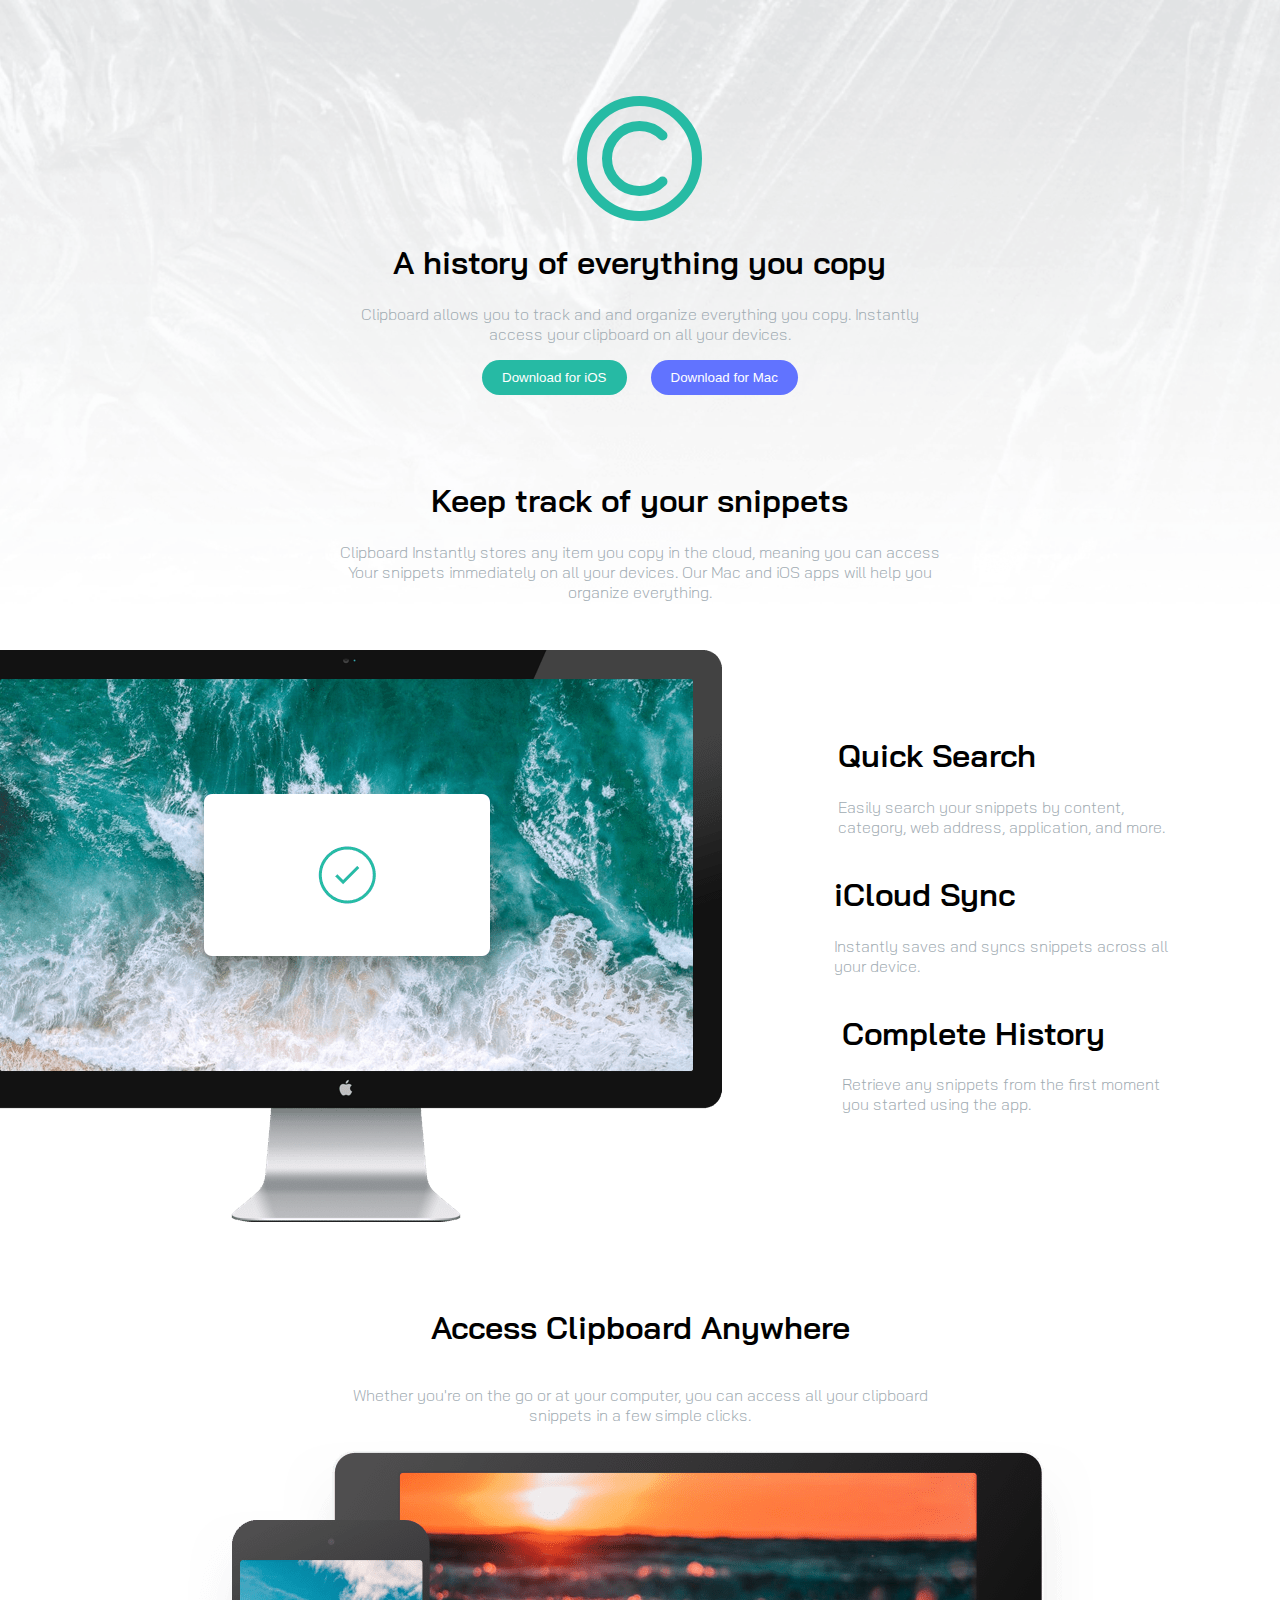
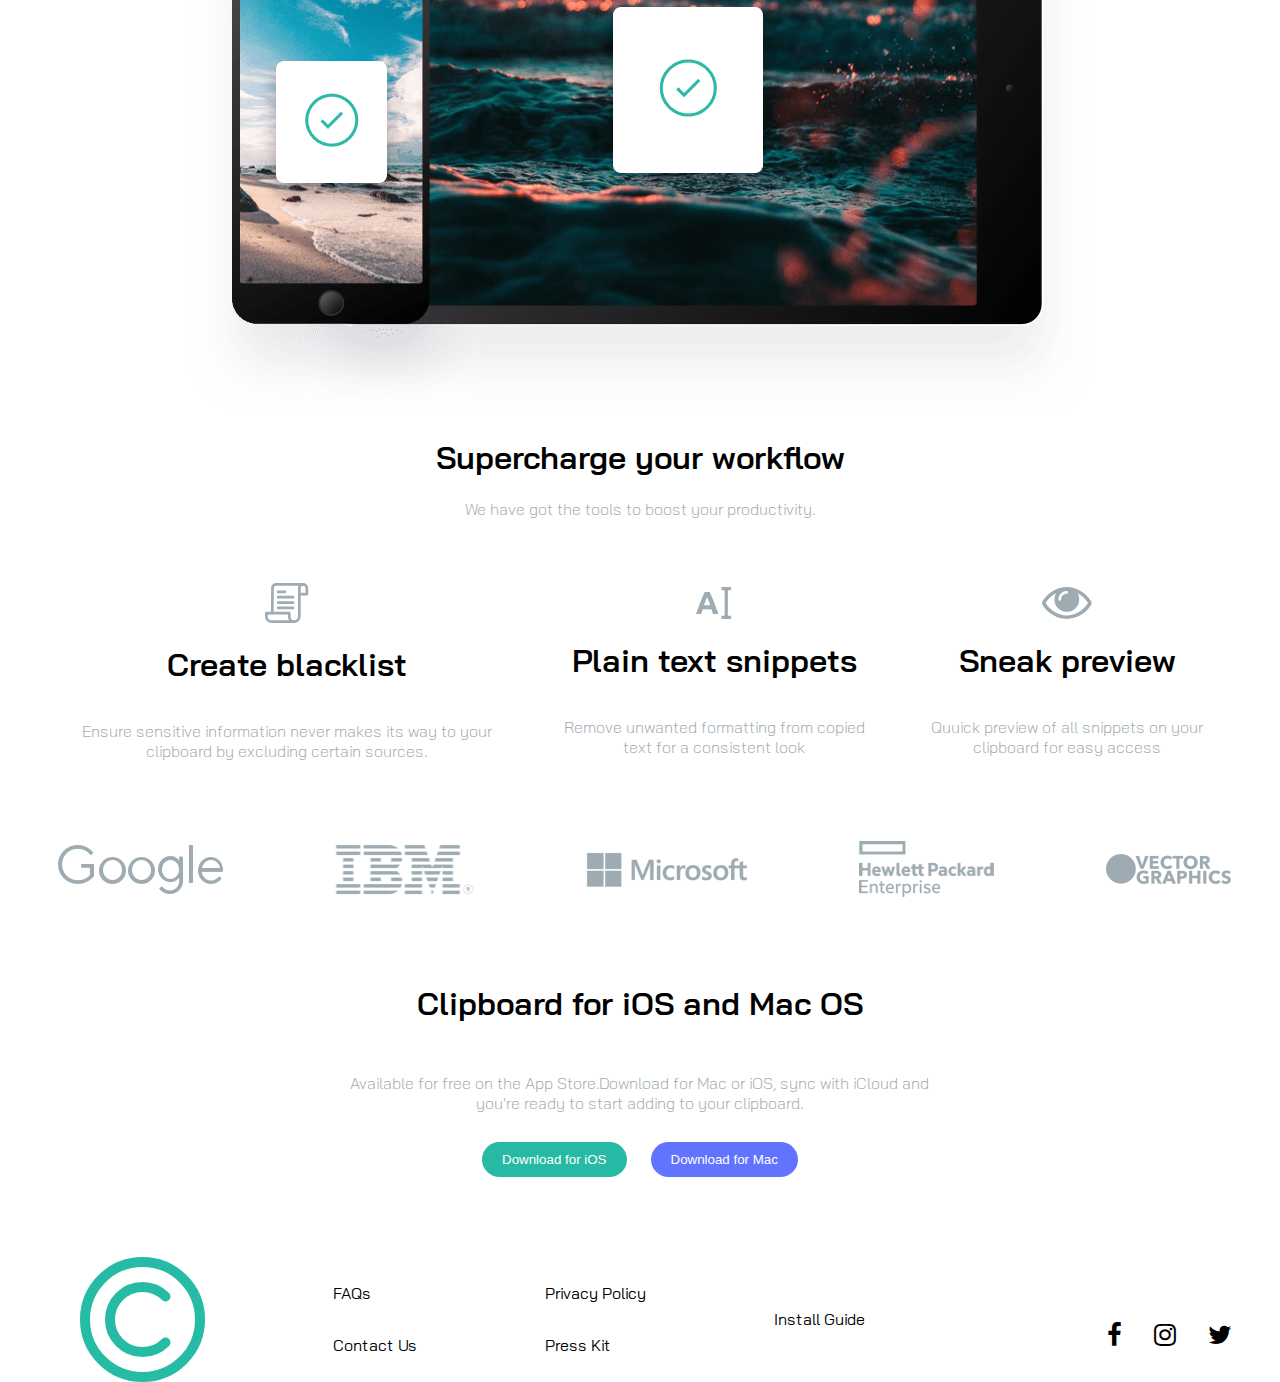
<file: index.html>
<!DOCTYPE html>
<html lang="en">
	<head>
		<meta charset="UTF-8" />
		<meta name="viewport" content="width=device-width, initial-scale=1.0" />
		<title>Clipboard-landing-page</title>
		<link rel="stylesheet" href="./styles.css" />
		<link rel="icon" href="./image/favicon.png" />
        <link
			rel="stylesheet"
			href="https://cdnjs.cloudflare.com/ajax/libs/font-awesome/4.7.0/css/font-awesome.min.css" />
	</head>
	<body>
		<header>
			<div class="header">
				<img src="./image/logo.svg" class="logo" alt="Icon image" />
				<div class="header-text">
					<h1>A history of everything you copy</h1>
					<p>
						Clipboard allows you to track and and organize everything you copy.
						Instantly
						<span class="wrap">
							access your clipboard on all your devices.
						</span>
					</p>
				</div>
				<div class="footer-button">
					<button class="btn btn-1">Download for iOS</button>
					<button class="btn btn-2">Download for Mac</button>
				</div>
				<div class="about">
					<h1>Keep track of your snippets</h1>
					<p>
						Clipboard Instantly stores any item you copy in the cloud, meaning
						you can access
						<span class="wrap"
							>Your snippets immediately on all your devices. Our Mac and iOS
							apps will help you</span
						>
						<span class="wrap">organize everything.</span>
					</p>
				</div>
			</div>
		</header>
		<main>
			<section class="section-1">
				<img src="./image/image-computer.png" alt="image computer" />
				<div class="section__1-content">
					<div class="section__1-content-1">
						<h1>Quick Search</h1>
						<p>
							Easily search your snippets by content,
							<span class="wrap">
								category, web address, application, and more.
							</span>
						</p>
					</div>
					<div class="section__1-content-2">
						<h1>iCloud Sync</h1>
						<p>
							Instantly saves and syncs snippets across all
							<span class="wrap">your device.</span>
						</p>
					</div>
					<div class="section__1-content-3">
						<h1>Complete History</h1>
						<p>
							Retrieve any snippets from the first moment
							<span class="wrap"> you started using the app. </span>
						</p>
					</div>
				</div>
			</section>
			<section class="section-2">
				<h1>access clipboard anywhere</h1>
				<p>
					Whether you're on the go or at your computer, you can access all your
					clipboard <span class="wrap"> snippets in a few simple clicks. </span>
				</p>
				<img
					src="./image/image-devices.png"
					alt="image device image" />
			</section>
			<article>
				<h1>Supercharge your workflow</h1>
				<p>We have got the tools to <span class="wrap"> boost your productivity.</span></p>
			</article>
			<section class="wrapper">
				<div class="wraper-content">
					<img
						src="./image/icon-blacklist.svg"
						alt="icon blacklist image" />
					<h1>Create blacklist</h1>
					<p>
						Ensure sensitive information never  makes <span class="wrap"> its way to your clipboard
						by excluding certain 				 sources.</span>
	
					</p>
				</div>
				<div class="wraper-content">
					<img
						src="./image/icon-text.svg"
						alt="icon blacklist image" />
					<h1>Plain text snippets</h1>
					<p>
						Remove unwanted formatting <span class="wrap"> from copied text for a consistent look </span>
					</p>
				</div>
				<div class="wraper-content">
					<img
						src="./image/icon-preview.svg"
						alt="icon blacklist image" />
					<h1>Sneak preview</h1>
					<p>
						Quuick preview of all snippets on <span class="wrap"> your clipboard for easy access </span>
					</p>
				</div>
			</section>
			<section class="image">
				<img src="./image/logo-google.png" alt="google logo image" />
				<img src="./image/logo-ibm.png" alt="ib logo image" />
				<img
					src="./image/logo-microsoft.png"
					alt="logo microsoft image" />
				<img src="./image/logo-hp.png" alt="hp logo image" />
				<img
					src="./image/logo-vector-graphics.png"
					alt="vector logo image" />
			</section>
			<section class="section-4">
				<h1>Clipboard for iOS and Mac OS</h1>
				<p>
					Available for free on the App Store.Download for Mac or iOS, sync
					with iCloud and
				</span>
					<span class="wrap">
						you're ready to start adding to your clipboard.
					</span>
				</p>
				<div class="footer-button">
					<button class="btn btn-1">Download for iOS</button>
					<button class="btn btn-2">Download for Mac</button>
				</div>
			</section>
		</main>
		<footer>
			<div class="link logo">
				<img src="./image/logo.svg" alt="logo footer image" />
			</div>
			<div class="footer-1 footer-link">
				<a href="#">FAQs</a>
				<a href="#">Contact Us</a>
			</div>
			<div class="footer-2 footer-link">
				<a href="#">Privacy Policy</a>
				<a href="#">Press Kit</a>
			</div>
			<div class="footer-3 footer-link">
				<a href="#">Install Guide</a>
			</div>
		</footer>
        <div class="icons">
            <a
                href="https://web.facebook.com/profile.php?id=100084991178957"
                target="_blank">
                <i class="fa fa-facebook"></i
            ></a>
            <a href="https://www.instagram.com/stre_etcoder/" target="_blank">
                <i class="fa fa-instagram"></i>
            </a>
            <a href="https://twitter.com/AbazOlayem30867" target="_blank">
                <i class="fa fa-twitter"></i
            ></a>
        </div>
	</body>
</html>
</file>
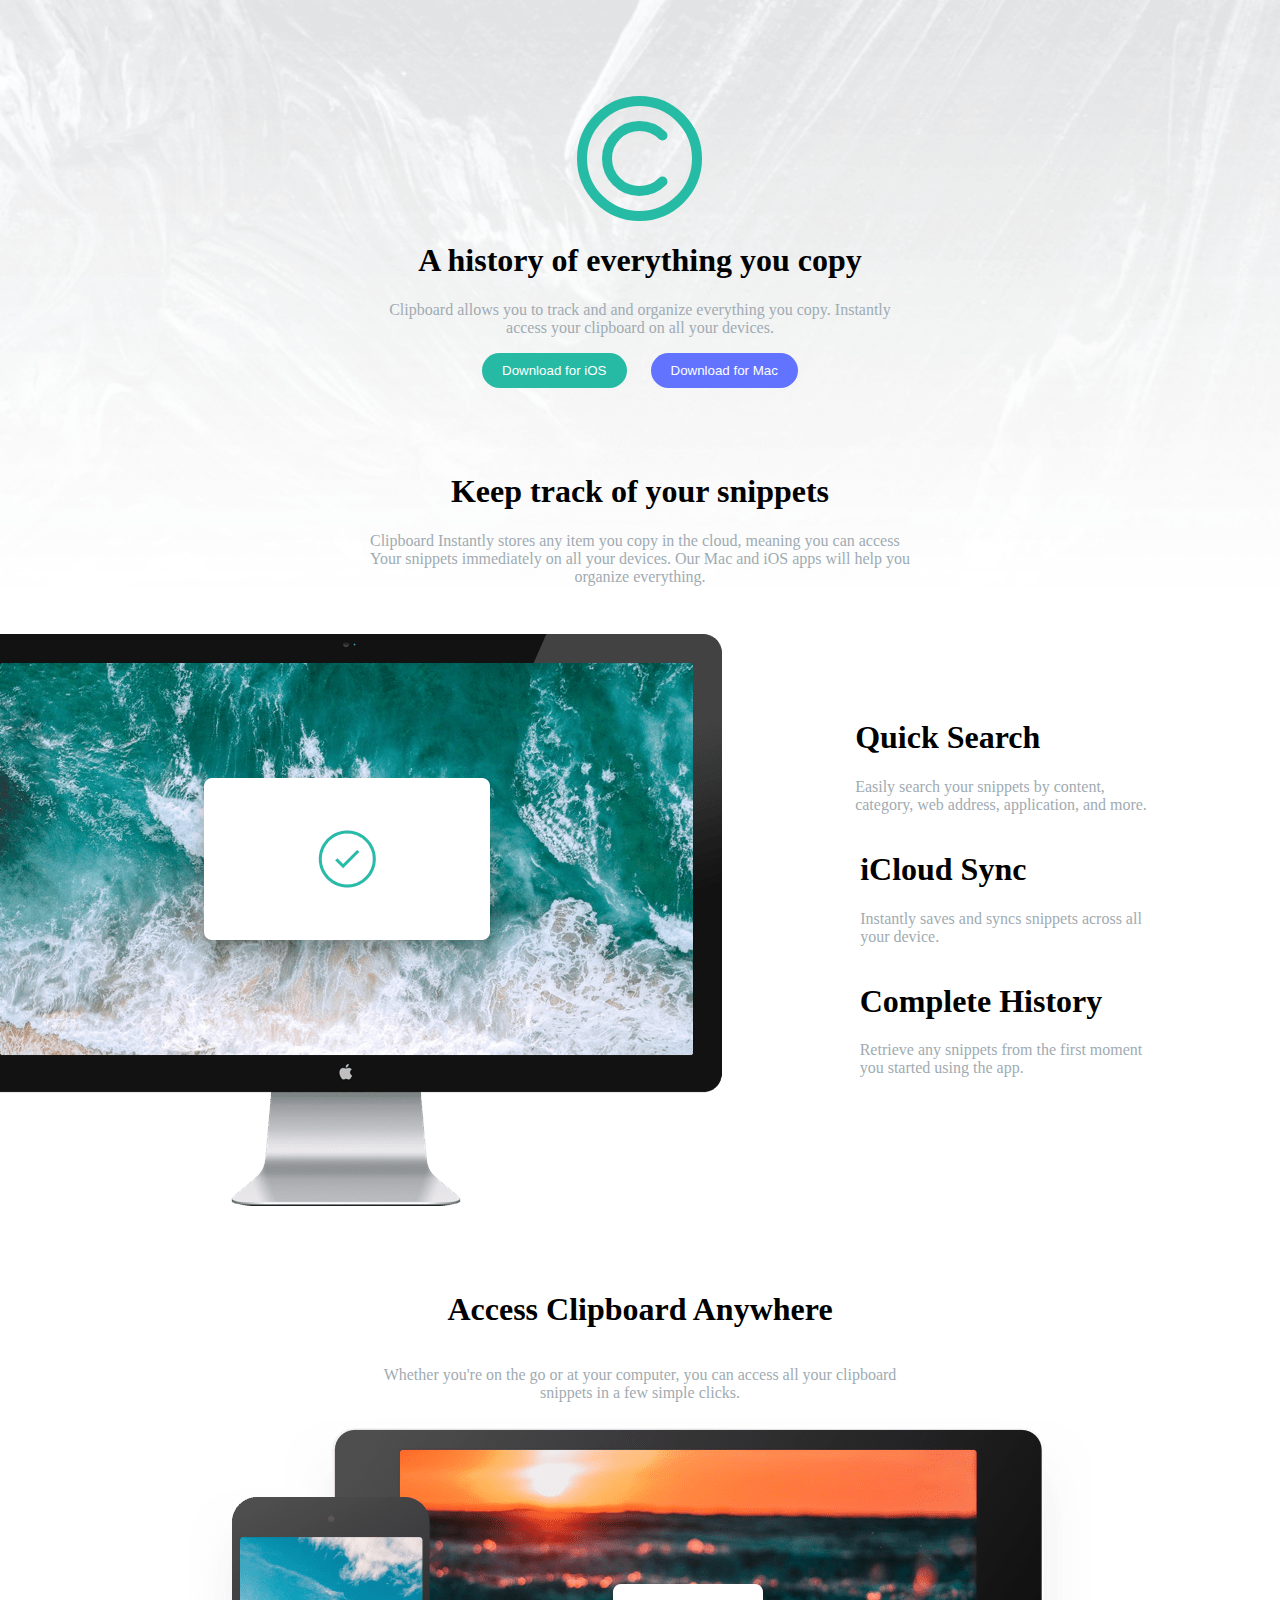
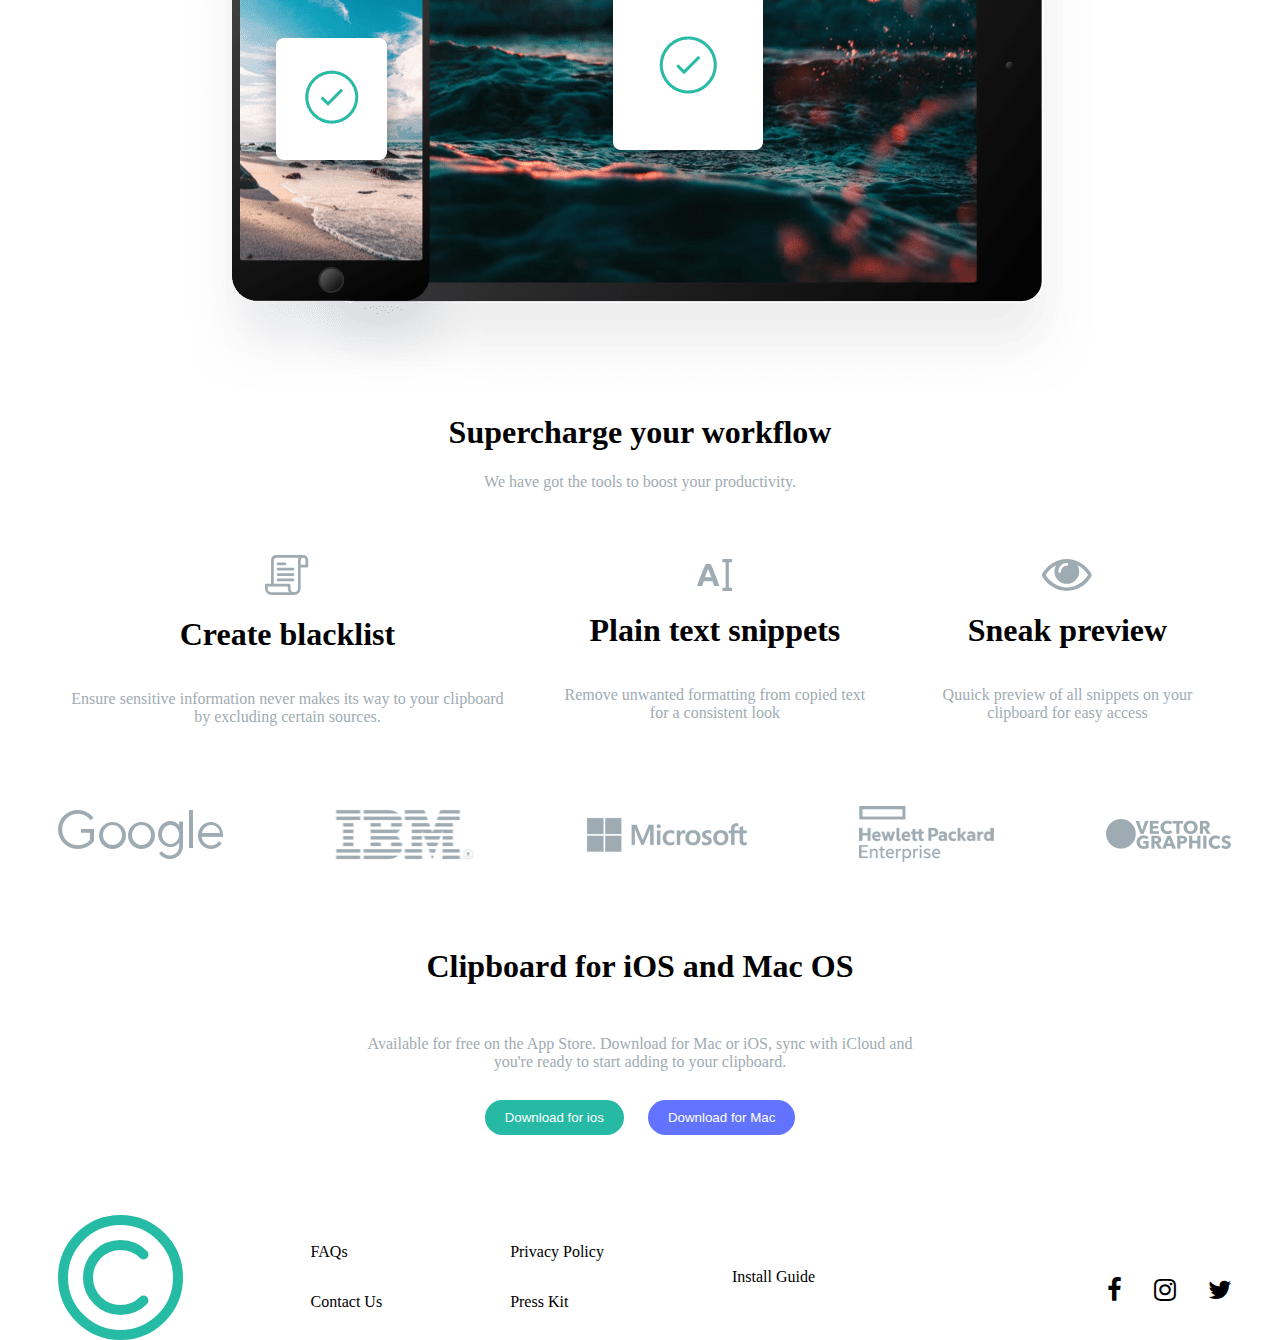
<file: Clipboard/index.html>
<!DOCTYPE html>
<html lang="en">
	<head>
		<meta charset="UTF-8" />
		<meta name="viewport" content="width=device-width, initial-scale=1.0" />
		<title>Clipboard-landing-page</title>
		<link rel="stylesheet" href="../Clipboard/styles.css" />
		<link rel="icon" href="../Clipboard/image/favicon.png" />
        <link
			rel="stylesheet"
			href="https://cdnjs.cloudflare.com/ajax/libs/font-awesome/4.7.0/css/font-awesome.min.css" />
	</head>
	<body>
		<header>
			<div class="header">
				<img src="../Clipboard/image/logo.svg" class="logo" alt="Icon image" />
				<div class="header-text">
					<h1>A history of everything you copy</h1>
					<p>
						Clipboard allows you to track and and organize everything you copy.
						Instantly
						<span class="wrap">
							access your clipboard on all your devices.
						</span>
					</p>
				</div>
				<div class="footer-button">
					<button class="btn btn-1">Download for iOS</button>
					<button class="btn btn-2">Download for Mac</button>
				</div>
				<div class="about">
					<h1>Keep track of your snippets</h1>
					<p>
						Clipboard Instantly stores any item you copy in the cloud, meaning
						you can access
						<span class="wrap"
							>Your snippets immediately on all your devices. Our Mac and iOS
							apps will help you</span
						>
						<span class="wrap">organize everything.</span>
					</p>
				</div>
			</div>
		</header>
		<main>
			<section class="section-1">
				<img src="../Clipboard/image/image-computer.png" alt="image computer" />
				<div class="section__1-content">
					<div class="section__1-content-1">
						<h1>Quick Search</h1>
						<p>
							Easily search your snippets by content,
							<span class="wrap">
								category, web address, application, and more.
							</span>
						</p>
					</div>
					<div class="section__1-content-2">
						<h1>iCloud Sync</h1>
						<p>
							Instantly saves and syncs snippets across all
							<span class="wrap">your device.</span>
						</p>
					</div>
					<div class="section__1-content-3">
						<h1>Complete History</h1>
						<p>
							Retrieve any snippets from the first moment
							<span class="wrap"> you started using the app. </span>
						</p>
					</div>
				</div>
			</section>
			<section class="section-2">
				<h1>access clipboard anywhere</h1>
				<p>
					Whether you're on the go or at your computer, you can access all your
					clipboard <span class="wrap"> snippets in a few simple clicks. </span>
				</p>
				<img
					src="../Clipboard/image/image-devices.png"
					alt="image device image" />
			</section>
			<article>
				<h1>Supercharge your workflow</h1>
				<p>We have got the tools to boost your productivity.</p>
			</article>
			<section class="wrapper">
				<div class="wraper-content">
					<img
						src="../Clipboard/image/icon-blacklist.svg"
						alt="icon blacklist image" />
					<h1>Create blacklist</h1>
					<p>
						Ensure sensitive information never makes its way to your clipboard
						by excluding certain
						<span class="wrap"></span> sources.
					</p>
				</div>
				<div class="wraper-content">
					<img
						src="../Clipboard/image/icon-text.svg"
						alt="icon blacklist image" />
					<h1>Plain text snippets</h1>
					<p>
						Remove unwanted formatting from copied text for a consistent look
					</p>
				</div>
				<div class="wraper-content">
					<img
						src="../Clipboard/image/icon-preview.svg"
						alt="icon blacklist image" />
					<h1>Sneak preview</h1>
					<p>
						Quuick preview of all snippets on your clipboard for easy access
					</p>
				</div>
			</section>
			<section class="image">
				<img src="../Clipboard/image/logo-google.png" alt="google logo image" />
				<img src="../Clipboard/image/logo-ibm.png" alt="ib logo image" />
				<img
					src="../Clipboard/image/logo-microsoft.png"
					alt="logo microsoft image" />
				<img src="../Clipboard/image/logo-hp.png" alt="hp logo image" />
				<img
					src="../Clipboard/image/logo-vector-graphics.png"
					alt="vector logo image" />
			</section>
			<section class="section-4">
				<h1>Clipboard for iOS and Mac OS</h1>
				<p>
					Available for free on the App Store. Download for Mac or iOS, sync
					with iCloud and
					<span class="wrap"
						>you're ready to start adding to your clipboard.
					</span>
				</p>
				<div class="footer-button">
					<button class="btn btn-1">Download for ios</button>
					<button class="btn btn-2">Download for Mac</button>
				</div>
			</section>
		</main>
		<footer>
			<div class="link logo">
				<img src="../Clipboard/image/logo.svg" alt="logo footer image" />
			</div>
			<div class="footer-1 footer-link">
				<a href="#">FAQs</a>
				<a href="#">Contact Us</a>
			</div>
			<div class="footer-2 footer-link">
				<a href="#">Privacy Policy</a>
				<a href="#">Press Kit</a>
			</div>
			<div class="footer-3 footer-link">
				<a href="#">Install Guide</a>
			</div>
		</footer>
        <div class="icons">
            <a
                href="https://web.facebook.com/profile.php?id=100084991178957"
                target="_blank">
                <i class="fa fa-facebook"></i
            ></a>
            <a href="https://www.instagram.com/stre_etcoder/" target="_blank">
                <i class="fa fa-instagram"></i>
            </a>
            <a href="https://twitter.com/AbazOlayem30867" target="_blank">
                <i class="fa fa-twitter"></i
            ></a>
        </div>
	</body>
</html>
</file>
<file: styles.css>
@import url('https://fonts.googleapis.com/css2?family=Bai+Jamjuree:ital@1&family=Public+Sans:wght@300&family=Raleway&display=swap');
/* RESET  */
body {
    display: flex;
    flex-direction: column;
    min-height: 100vh;
    box-sizing: border-box;
    padding: 0;
    margin: 0;
    font-family: 'Bai Jamjuree', sans-serif;
}

html {
    scroll-behavior: smooth;
}

/* GENERAL STYLING  */
img {
    display: block;
    max-width: 100%;
}

p {
    font-weight: 300;
    color: var(--GRAYISH-BLUE);

}

h1 {
    font-weight: 600;
}

/* BUTTON  */
.btn {
    border: none;
    outline: none;
    padding: 10px 20px;
    cursor: pointer;
    border-radius: 20px;
    color: var(--WHITE);
}

.btn-1 {
    background-color: var(--STRONG-CYAN);
}

.btn-2 {
    background-color: var(--LIGHT-BLUE);
}

.btn:hover {
    filter: brightness(85%);
}


:root {
    /* COLORS  */
    /* PRIMARY  */
    --STRONG-CYAN: hsl(171, 66%, 44%);
    --LIGHT-BLUE: hsl(233, 100%, 69%);

    /* NEUTRAL  */
    --DARK-GRAYISH-BLUE: hsl(213, 10%, 22%);
    --GRAYISH-BLUE: hsl(201, 11%, 66%);
    --WHITE: hsl(0, 0%, 100%);
    --BLACK: #000;

    /* FONTS  */

    /* FONTS SIZE  */
    --FONTS-SZE: 18px;

    /* FONT-WEIGHT  */
    --FW-NEUTRAL: 400;
    --FW-BOLD: 600;
}

/* HEADER  */
header {
    background-image: url(./image/bg-header-desktop.png);
    background-repeat: no-repeat;
    background-size: cover;
    background-position: center;
}

/* HEADER UITILITY CLASS  */
.header {
    width: min(100% - 9vw, 1200px);
    margin-inline: auto;
    margin-top: 6rem;
    display: flex;
    align-items: center;
    justify-content: center;
    flex-direction: column;
}

.header-text p .wrap {
    display: block;
}


.header-text {
    text-align: center;
}

.header-text p {
    font-weight: 300;
}

.footer-button {
    display: flex;
    gap: 1.5rem;
}

.about p h1 {
    text-align: center;
}

.about {
    margin-top: 4rem;
}

.about p .wrap {
    display: block;
    text-align: center;
}

.about h1 {
    text-align: center;
}


/* MAIN  */

/* SECTION 1  */
.section-1 {
    margin-top: 2rem;
    display: flex;
    justify-content: space-between;
}

.section__1-content {
    display: flex;
    flex-direction: column;
    align-items: center;
    margin-top: 4rem;
    width: min(100% -20vw);
    margin-inline: auto
}

.section-1 span {
    display: block;
}

.section-1 img {
    margin-left: -30px;
}

/* SECTION-2  */
.section-2 {
    display: flex;
    flex-direction: column;
    align-items: center;
    justify-content: center;
    margin-top: 4rem;
}

.section-2 h1 {
    text-transform: capitalize;
}

.section-2 span {
    display: block;
}

.section-2 p {
    text-align: center;
}

article {
    text-align: center;
}

/* SECTION 2  */
.wrapper {
    width: min(100% - 10vw, 1200px);
    margin-inline: auto;
    display: flex;
    margin-top: 4rem;
    gap: 3rem;
}

.wraper-content {
    display: flex;
    flex-direction: column;
    justify-content: space-evenly;
    align-items: center;
    text-align: justify;
    justify-content: center;
}

.wraper-content p {
    text-align: center;
}

/* SECTION IMAGES  */
.image {
    margin-top: 4rem;
    width: min(100% - 9vw, 1200px);
    margin-inline: auto;
    display: flex;
    align-items: center;
    /* justify-content: space-evenly; */
    gap: 7rem;
}

/* SECTION FOUR  */
.section-4 {
    width: min(100% - 9vw, 1200px);
    margin-inline: auto;
    margin-top: 4rem;
    display: flex;
    gap: .8rem;
    flex-direction: column;
    align-items: center;
    justify-content: center;
}

.section-4 span {
    text-align: center;
    display: block;
}

.section-4 h1 {
    text-align: center;
}

.section-4 p {
    text-align: center;
}

/* FOOTER  */
footer {
    width: min(100% - 9vw, 1120px);
    margin-inline: auto;
    align-items: center;
    display: flex;
    margin-top: 5rem;
    gap: 8rem;
}


.logo {
    cursor: pointer;
}

.footer-link {
    display: flex;
    flex-direction: column;
    gap: 2rem;
}

footer a {
    text-decoration: none;
    color: var(--BLACK);
}

footer a:hover {
    color: var(--STRONG-CYAN);
}

.footer-link {
    display: flex;
    flex-direction: column;
}
/* ICONS  */
.icons {
    display: flex;
    justify-content: flex-end;
    align-items: flex-end;
    margin-top: -4rem;
    margin-right: 3rem;
    gap: 2rem;
    font-size: 1.6rem;
}
i:hover {
    color: var(--STRONG-CYAN);
}
i {
    
    color: var(--BLACK);
}
/* MOBILE VIEW  */
@media screen and (max-width: 560px) {
    .footer-button {
        flex-direction: column;
        color: red;
        width: 100%;
        font-size: 18px;
    }

    header {
        background-image: url(./image/bg-header-mobile.png);
        background-repeat: no-repeat;
        background-size: cover;
    }

    .about p {
        display: inline-block;
        text-align: center;
    }

    .section-1 {
        flex-direction: column;
        width: min(100% -10vw);
        margin-inline: auto;
    }

    .section__1-content {
        text-align: center;
    }

    .section-1 img {
        margin: auto 15px;
    }

    .wrapper {
        flex-direction: column;
    }

    .image {
        flex-direction: column;
        align-items: center;
        gap: 4rem;
    }

    .section-4 span {
        display: inline;
    }
    footer {
        flex-direction: column;
        gap: 2rem;
    }
    .footer-link {
        align-items: center;
    }
    i {
        margin-top: 3.5rem;
        margin-bottom: 1rem;
    }
    .icons {
        margin: auto 1rem;
        justify-content: center;
        text-align: center;
        align-items: center;
    }
}

@media screen and (max-width: 768px) {
    .section-1 {
        flex-direction: column;
        width: min(100% -10vw);
        margin-inline: auto;
    }

    .section__1-content {
        text-align: center;
    }

    .section-1 img {
        margin: auto 15px;
    }
        .about p {
            display: inline-block;
            text-align: center;
        }
    
        .section-1 {
            flex-direction: column;
            width: min(100% -10vw);
            margin-inline: auto;
        }
    
        .section__1-content {
            text-align: center;
        }
    
        .section-1 img {
            margin: auto 15px;
        }
    
        .wrapper {
            flex-direction: column;
        }
    
        .image {
            flex-wrap: wrap;
            align-items: center;
            justify-content: center;
            gap: 4rem;
        }
        .wrap {
            display: block;
        }
    
        .section-4 span {
            display: inline;
        }
    
        footer {
            flex-direction: column;
            gap: 2rem;
            
        }
    
        .footer-link {
            align-items: center;
        }
    
        i {
            margin-top: 3.5rem;
            margin-bottom: 1rem;
        }
    
        .icons {
            margin: auto 1rem;
            justify-content: center;
            text-align: center;
            align-items: center;
        }
}

@media screen and (min-width: 769px) and (max-width: 1200px) {
    .section-1 img {
        margin-left: -15%;
    }
    .image {
        flex-wrap: wrap;
        justify-content: center;
    }
}
</file>
<file: Clipboard/styles.css>
/* RESET  */
body {
    display: flex;
    flex-direction: column;
    min-height: 100vh;
    box-sizing: border-box;
    padding: 0;
    margin: 0;
}

html {
    scroll-behavior: smooth;
}

/* GENERAL STYLING  */
img {
    display: block;
    max-width: 100%;
}

p {
    font-weight: 300;
    color: var(--GRAYISH-BLUE);

}

h1 {
    font-weight: 600;
}

/* BUTTON  */
.btn {
    border: none;
    outline: none;
    padding: 10px 20px;
    cursor: pointer;
    border-radius: 20px;
    color: var(--WHITE);
}

.btn-1 {
    background-color: var(--STRONG-CYAN);
}

.btn-2 {
    background-color: var(--LIGHT-BLUE);
}

.btn:hover {
    filter: brightness(85%);
}


:root {
    /* COLORS  */
    /* PRIMARY  */
    --STRONG-CYAN: hsl(171, 66%, 44%);
    --LIGHT-BLUE: hsl(233, 100%, 69%);

    /* NEUTRAL  */
    --DARK-GRAYISH-BLUE: hsl(213, 10%, 22%);
    --GRAYISH-BLUE: hsl(201, 11%, 66%);
    --WHITE: hsl(0, 0%, 100%);
    --BLACK: #000;

    /* FONTS  */

    /* FONTS SIZE  */
    --FONTS-SZE: 18px;

    /* FONT-WEIGHT  */
    --FW-NEUTRAL: 400;
    --FW-BOLD: 600;
}

/* HEADER  */
header {
    background-image: url(../Clipboard/image/bg-header-desktop.png);
    background-repeat: no-repeat;
    background-size: cover;
    background-position: center;
}

/* HEADER UITILITY CLASS  */
.header {
    width: min(100% - 9vw, 1200px);
    margin-inline: auto;
    margin-top: 6rem;
    display: flex;
    align-items: center;
    justify-content: center;
    flex-direction: column;
}

.header-text p .wrap {
    display: block;
}


.header-text {
    text-align: center;
}

.header-text p {
    font-weight: 300;
}

.footer-button {
    display: flex;
    gap: 1.5rem;
}

.about p h1 {
    text-align: center;
}

.about {
    margin-top: 4rem;
}

.about p .wrap {
    display: block;
    text-align: center;
}

.about h1 {
    text-align: center;
}


/* MAIN  */

/* SECTION 1  */
.section-1 {
    margin-top: 2rem;
    display: flex;
    justify-content: space-between;
}

.section__1-content {
    display: flex;
    flex-direction: column;
    align-items: center;
    margin-top: 4rem;
    width: min(100% -20vw);
    margin-inline: auto
}

.section-1 span {
    display: block;
}

.section-1 img {
    margin-left: -30px;
}

/* SECTION-2  */
.section-2 {
    display: flex;
    flex-direction: column;
    align-items: center;
    justify-content: center;
    margin-top: 4rem;
}

.section-2 h1 {
    text-transform: capitalize;
}

.section-2 span {
    display: block;
}

.section-2 p {
    text-align: center;
}

article {
    text-align: center;
}

/* SECTION 2  */
.wrapper {
    width: min(100% - 10vw, 1200px);
    margin-inline: auto;
    display: flex;
    margin-top: 4rem;
    gap: 3rem;
}

.wraper-content {
    display: flex;
    flex-direction: column;
    justify-content: space-evenly;
    align-items: center;
    text-align: justify;
    justify-content: center;
}

.wraper-content p {
    text-align: center;
}

/* SECTION IMAGES  */
.image {
    margin-top: 4rem;
    width: min(100% - 9vw, 1200px);
    margin-inline: auto;
    display: flex;
    align-items: center;
    /* justify-content: space-evenly; */
    gap: 7rem;
}

/* SECTION FOUR  */
.section-4 {
    width: min(100% - 9vw, 1200px);
    margin-inline: auto;
    margin-top: 4rem;
    display: flex;
    gap: .8rem;
    flex-direction: column;
    align-items: center;
    justify-content: center;
}

.section-4 span {
    text-align: center;
    display: block;
}

.section-4 h1 {
    text-align: center;
}

.section-4 p {
    text-align: center;
}

/* FOOTER  */
footer {
    width: min(100% - 9vw, 1200px);
    margin-inline: auto;
    align-items: center;
    display: flex;
    margin-top: 5rem;
    gap: 8rem;
}


.logo {
    cursor: pointer;
}

.footer-link {
    display: flex;
    flex-direction: column;
    gap: 2rem;
}

footer a {
    text-decoration: none;
    color: var(--BLACK);
}

footer a:hover {
    color: var(--STRONG-CYAN);
}

.footer-link {
    display: flex;
    flex-direction: column;
}
/* ICONS  */
.icons {
    display: flex;
    justify-content: flex-end;
    align-items: flex-end;
    margin-top: -4rem;
    margin-right: 3rem;
    gap: 2rem;
    font-size: 1.6rem;
}
i:hover {
    color: var(--STRONG-CYAN);
}
i {
    
    color: var(--BLACK);
}
/* MOBILE VIEW  */
@media screen and (max-width: 560px) {
    .footer-button {
        flex-direction: column;
        color: red;
        width: 100%;
        font-size: 18px;
    }

    header {
        background-image: url(../Clipboard/image/bg-header-mobile.png);
        background-repeat: no-repeat;
        background-size: cover;
    }

    .about p {
        display: inline-block;
        text-align: center;
    }

    .section-1 {
        flex-direction: column;
        width: min(100% -10vw);
        margin-inline: auto;
    }

    .section__1-content {
        text-align: center;
    }

    .section-1 img {
        margin: auto 15px;
    }

    .wrapper {
        flex-direction: column;
    }

    .image {
        flex-direction: column;
        align-items: center;
        gap: 4rem;
    }

    .section-4 span {
        display: inline;
    }
    footer {
        flex-direction: column;
        gap: 2rem;
    }
    .footer-link {
        align-items: center;
    }
    i {
        margin-top: 3.5rem;
        margin-bottom: 1rem;
    }
    .icons {
        margin: auto 1rem;
        justify-content: center;
        text-align: center;
        align-items: center;
    }
}

@media screen and (max-width: 768px) {
    .section-1 {
        flex-direction: column;
        width: min(100% -10vw);
        margin-inline: auto;
    }

    .section__1-content {
        text-align: center;
    }

    .section-1 img {
        margin: auto 15px;
    }
}

@media screen and (min-width: 769px) and (max-width: 1200px) {
    .section-1 img {
        margin-left: -15%;
    }
}
</file>
